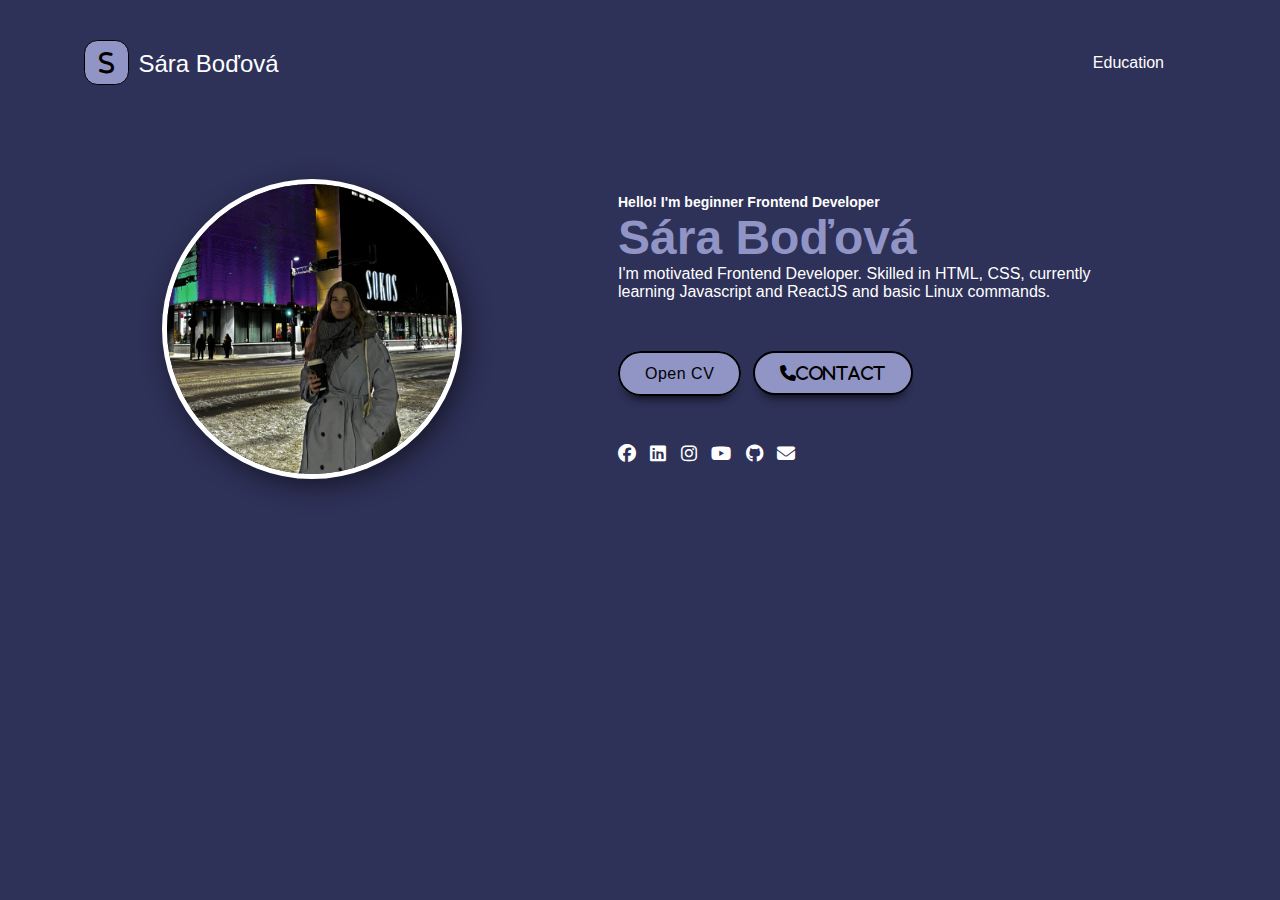
<file: CV Bodosa/index.html>
<!DOCTYPE html>
<html lang="en">
<head>
    <meta charset="UTF-8">
    <meta name="viewport" content="width=device-width, initial-scale=1.0">
    <title>SaraBo</title>
    <link rel="stylesheet" href="style.css">
    <link rel="stylesheet" href="https://cdnjs.cloudflare.com/ajax/libs/font-awesome/6.7.1/css/all.min.css"> 
</head>
<body>
    <div class="header">
        <div class="wrapper">
            <header>
                <div class="logo">
                    <i class="fa-solid fa-s"></i>
                    <div class="logoname">Sára Boďová</div>
                </div>
                <nav>
                    <ul class="navlinks">
                        <li><a href="/education/education.html">Education</a></li>
                    </ul>
                </nav>
            </header>
            <div class="container">
                <div class="picture">
                    <img src="IMG_16131.jpg" alt="profile pic">
                </div>
                <div class="text">
                    <h5>Hello! I'm beginner Frontend Developer</h5>
                    <h1>Sára Boďová</h1>
                    <p>I'm motivated Frontend Developer. Skilled in HTML, CSS, currently learning Javascript and ReactJS and basic Linux commands.</p>
                    <div class="btn-cv">
                        <a href="SaraBo_CV.pdf" class="btn active">Open CV</a>
                        <a href="tel:+421940585333" title="+421940585333" class="fa fa-phone btn">Contact</a>
                    </div>

                    <div class="social">
                        <a href="https://www.facebook.com/sara.bodova.4/"><i class="fa-brands fa-facebook"></i></a>
                        <a href="https://www.linkedin.com/in/sara-bo%C4%8Fov%C3%A1-7513622a8/"><i class="fa-brands fa-linkedin"></i></a>
                        <a href="https://www.instagram.com/sara_bodova/"><i class="fa-brands fa-instagram"></i></a>
                        <a href="https://www.youtube.com/@sarabodova6481"><i class="fa-brands fa-youtube"></i></a>
                        <a href="https://github.com/sbodova24"><i class="fa-brands fa-github"></i></a>
                        <a href="mailto:bodovasara@gmail.com" title="bodovasara@gmail.com"><i class="fa fa-envelope" aria-hidden="true"></i></a>
                    </div>
                </div>
            </div>
        </div>
    </div>
</body>
</html>
</file>
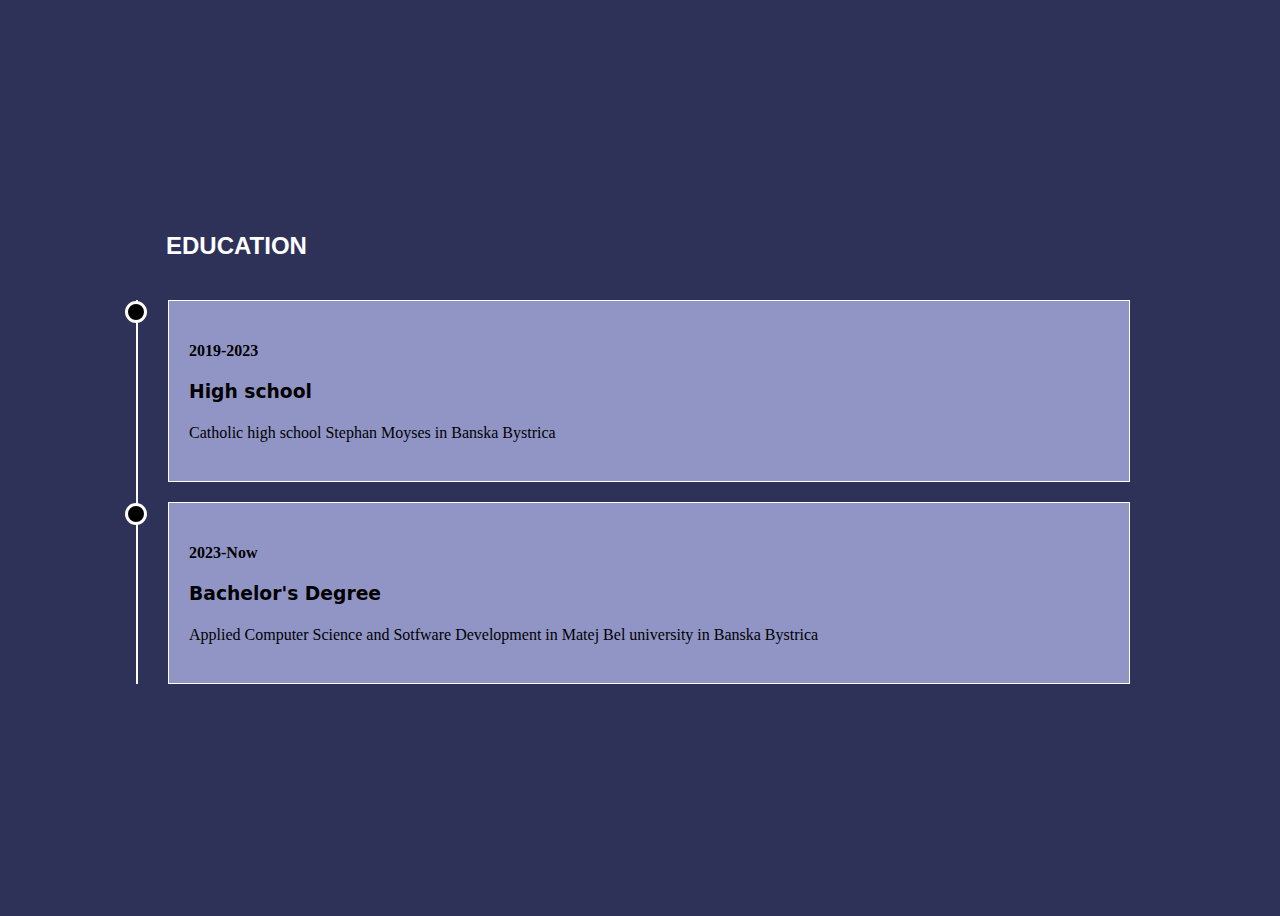
<file: CV Bodosa/education/education.html>
<!DOCTYPE html>
<html lang="en">
<head>
    <meta charset="UTF-8">
    <meta name="viewport" content="width=device-width, initial-scale=1.0">
    <title>Education</title>
    <style>
        body{
           background-color:  #2e3158;
            width: 100%;
            min-height: 100vh;
            display: flex;
            justify-content: center;
            align-items: center;
        }
        .container{
            width: 100%;
            padding: 35px 10%;
        }
        main.row{
            display: grid;
            grid-template-columns: 1fr;
            grid-column-gap: 40px;
        }
        .col header.title{
            font-family: Arial, Helvetica, sans-serif;
            color: white;
            padding: 0px 0px 20px 30px;
        }
        .col .content{
            padding: 0px 30px;
            border-left: 2px solid white;
        }
        .col .content .box{
            position: relative;
            padding: 20px;
            border: 1px solid white;
            background-color:  #9195C6;
            cursor: pointer;
            margin-bottom: 20px;
        }
        
        .col .content .box:hover{
            box-shadow: 0px 3px 12px 0px black;
            border: 1px solid transparent;
        }

        .col .content .box:before{
            content: "";
            position: absolute;
            width: 16px;
            height: 16px;
            border-radius: 50%;
            right: calc(100% + 22px);
            top: 0;
            background-color: black;
            border: 3px solid white;;
        }
        .box h3{
            font-family: system-ui, -apple-system, BlinkMacSystemFont, 'Segoe UI', Roboto, Oxygen, Ubuntu, Cantarell, 'Open Sans', 'Helvetica Neue', sans-serif;
        }
        .box p{
            line-height: 1.5;
        }


    </style>
</head>
<body>

    <div class="container">
        <main class="row">


            <section class="col">
                <header class="title">
                    <h2 class="edu">EDUCATION</h2>
                </header>

                <div class="content">
                    <div class="box">
                        <h4>2019-2023</h4>
                        <h3>High school</h3>
                        <p>Catholic high school Stephan Moyses in Banska Bystrica</p>
                    </div>

                    <div class="box">
                        <h4>2023-Now</h4>
                        <h3>Bachelor's Degree</h3>
                        <p>Applied Computer Science and Sotfware Development in Matej Bel university in Banska Bystrica</p>
                    </div>
                </div>
            </section>


        </main>
    </div>
</body>
</html>
</file>
<file: CV Bodosa/style.css>
*{
    box-sizing: border-box;
    padding: 0;
    margin: 0;
    font-family: Arial, Helvetica, sans-serif;
    text-decoration: none;
}

body{
    overflow-x: hidden;   /* sets the desired behavior to content */
}

.header{
    width: 100%;
    height: 100%;
    min-height: 100vh;
    background-color: #2e3158;
}
.logoname{
    color: white;
}
.wrapper{
    width: 1200px;
    max-width: 90%;
    margin: 0 auto;
    padding: 0 20px;
}

header{
    padding: 40px 0 30px;
    display: flex;
    justify-content: space-between;
    align-items: center;
    flex-wrap: wrap;
}
.logoname{
    display: inline-flex;
    justify-content: center;
    align-items: center;
}
.logo i{
    height: 45px;
    width: 45px;
    background-color: #9195C6;
    border-radius: 30%;
    border: 1px solid black;
    color: black;
    font-weight: 700;
    font-size: 1.5rem;
    padding: 10px;
    margin-right: 5px;
    cursor: pointer;
    text-align: center;

}
.logo .logoname{
    font-size: 24px;
    font-weight: 500;
}

nav .togglebtn{
    width: 35px;
    height: 35px;
    position: absolute;
    top: 45px;
    right: 3%;
    z-index: 5;
    cursor: pointer;
    background-color:#2e3158;
}

nav .togglebtn span{
    display: block;
    background-color: white;
    margin: 5px 0px;
    width: 100%;
    height: 3px;
    transition: 0.3s;
    transition-property: transform, opacity;
}
nav .navlinks{
    list-style-type: none;
}
nav .navlinks li{
    display: inline-block;
}
nav .navlinks li a{
    color: white;
    margin-right: 2rem;
}

.container{
    display: flex;
    justify-content: space-around;
    align-items: center;
    padding-top: 4rem;
}
.container .picture{
    width: 300px;
    height: 300px;
    border-radius: 50%;
    overflow: hidden;
    border: 5px solid white;
    box-shadow: 5px 7px 25px rgba(0,0,0,0.5);
}

.picture img{
    height: 100%;
    width: 100%;
    transition: 0.5s;
}
.picture img:hover{
    transform: scale(1.2);
}
.text{
    max-width: 500px;
    display: flex;
    flex-direction: column;
}
.text h5{
    color: white;
    font-size: 14px;
}
.text h5 span{
    font-size: 16px;
}
.text h1{
    color: #9195C6;
    font-size: 3rem;
}
.text p{
color: white;
}
.btn-cv{
    margin: 45px 0;
}
.btn-cv .btn{
    border-color: white;
    color: black;
    background-color: #9195C6;
    padding: 12px 25px;
    font-size: 16px;
    letter-spacing: 0.5px;
    margin: 5px 0;
    margin-right: 7px;
    border-radius: 30px;
    border: 2px solid black;
    box-shadow: 0 10px 10px -8px rgb(0 0 0 / 78%);
}
.text .social i{
    color: white;
    font-size: 18px;
    margin-right: 10px;
    transition: 0.5s;
}
.text .social i:hover{
    color: white;
    transform: scale(2,2);
}
</file>
